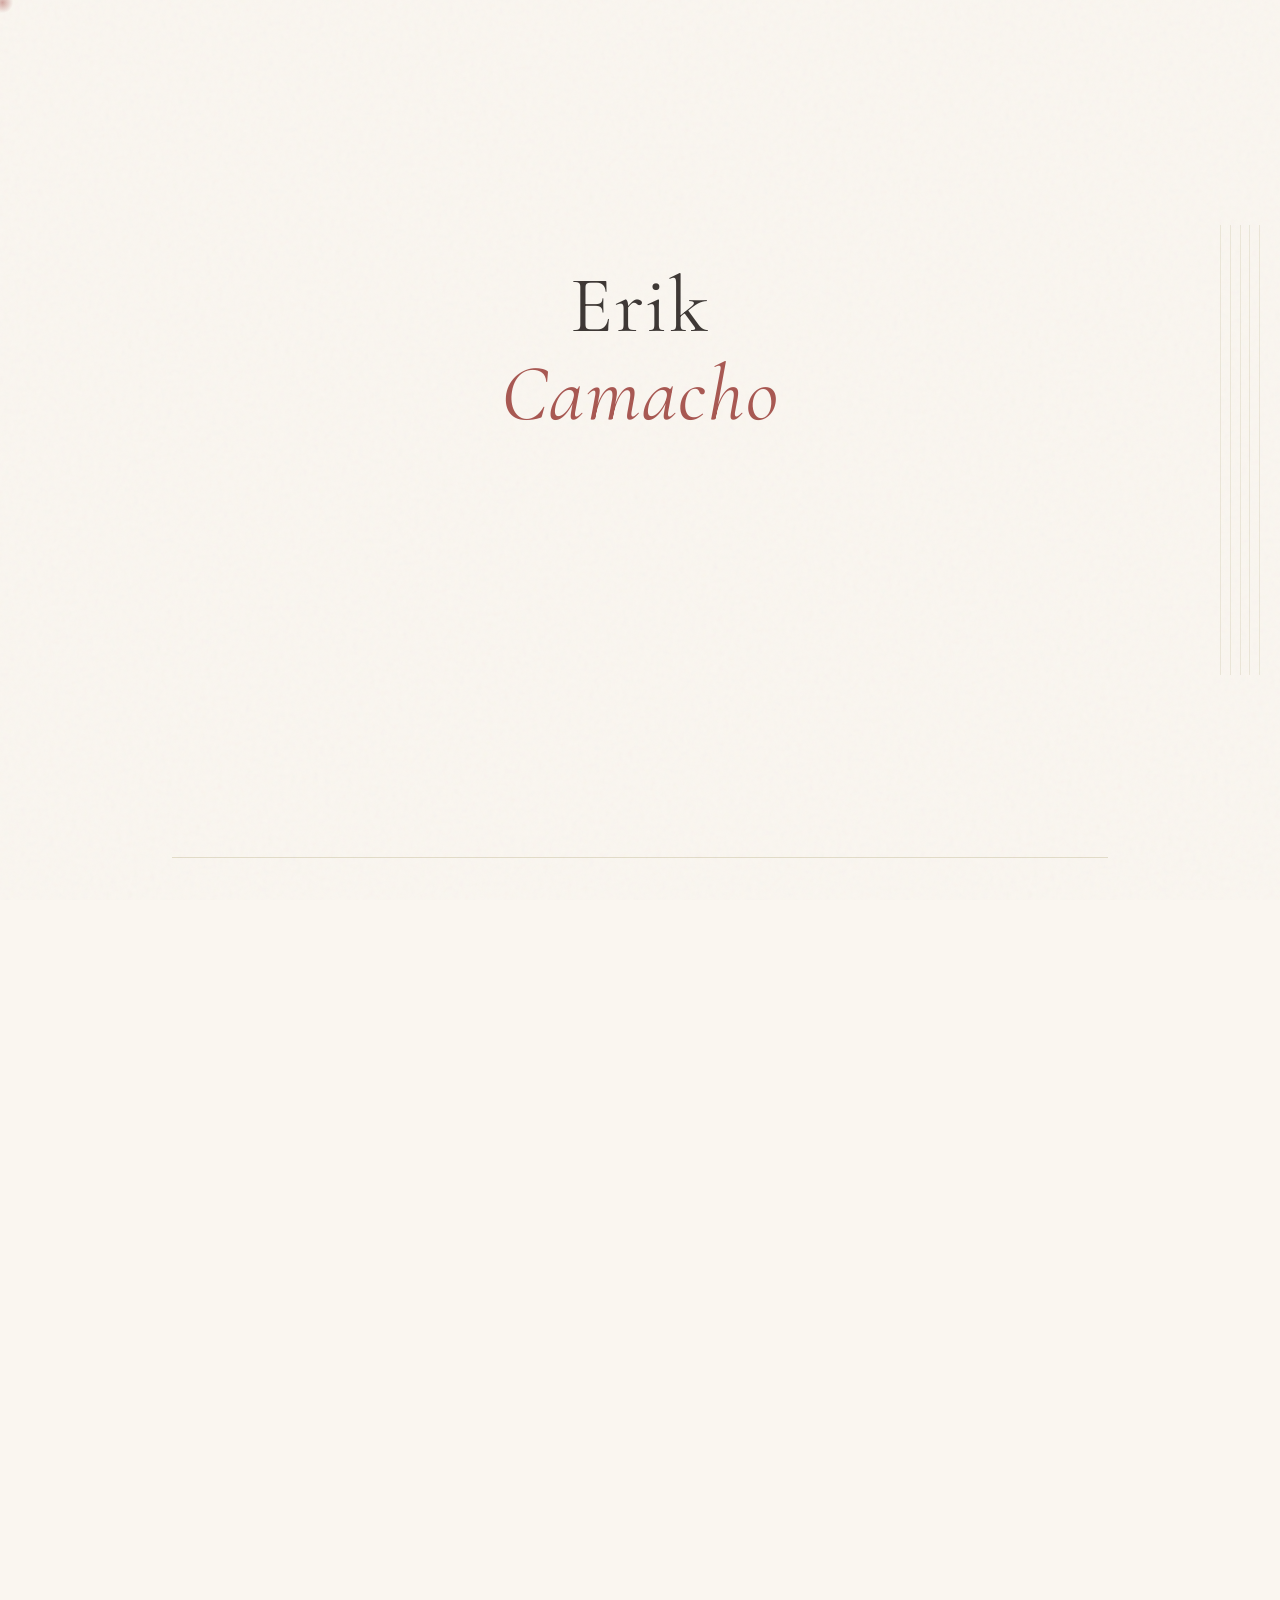
<file: index.html>
<!DOCTYPE html>
<html lang="en">
<head>
    <meta charset="UTF-8">
    <meta name="viewport" content="width=device-width, initial-scale=1.0">
    <title>Elegance & Code | Erik Camacho</title>
    <!-- Fonts -->
    <link rel="preconnect" href="https://fonts.googleapis.com">
    <link rel="preconnect" href="https://fonts.gstatic.com" crossorigin>
    <link href="https://fonts.googleapis.com/css2?family=Cormorant+Garamond:ital,wght@0,400;0,600;1,400&family=Lora:ital,wght@0,400;0,500;1,400&family=Great+Vibes&display=swap" rel="stylesheet">
    <link rel="stylesheet" href="style.css">
</head>
<body>
    <!-- Music Preloader -->
    <div id="music-preloader" class="music-preloader">
        <div class="staves">
            <div class="staff-line"></div>
            <div class="staff-line"></div>
            <div class="staff-line"></div>
            <div class="staff-line"></div>
            <div class="staff-line"></div>
        </div>
        <div class="notes-container">
            <span class="music-note" style="--delay: 0s; --y: -10px;">♪</span>
            <span class="music-note" style="--delay: 0.2s; --y: 10px;">♫</span>
            <span class="music-note" style="--delay: 0.4s; --y: -5px;">♩</span>
            <span class="music-note" style="--delay: 0.1s; --y: 15px;">♬</span>
            <span class="music-note" style="--delay: 0.5s; --y: -15px;">♭</span>
            <span class="music-note" style="--delay: 0.3s; --y: 5px;">♪</span>
        </div>
        <div class="preloader-text">Composing...</div>
    </div>

    <!-- Sparkles container -->
    <div id="sparkle-container"></div>
    
    <nav class="elegant-nav fade-in-up">
        <div class="nav-links">
            <a href="index.html">Home</a>
            <span class="separator">✧</span>
            <a href="projects.html">Works</a>
            <span class="separator">✧</span>
            <a href="resume.html">Resume</a>
        </div>
    </nav>

    <main>
        <section id="hero" class="hero-section">
            <div class="hero-content">
                <p class="pre-title fade-in-up" data-delay="1.2">a digital vignette</p>
                <h1 class="main-title music-morph-container">
                    <div class="morph-note">𝄞</div>
                    <div class="morph-text">
                        <span>E</span><span>r</span><span>i</span><span>k</span><br>
                        <em><span>C</span><span>a</span><span>m</span><span>a</span><span>c</span><span>h</span><span>o</span></em>
                    </div>
                </h1>
                <p class="hero-desc fade-in-up" data-delay="2.5">Crafting romantic, cinematic digital experiences that linger like a soft jazz melody.</p>
                <div class="hero-ornament fade-in-up" data-delay="3.0">
                    <div class="vinyl-record">
                        <div class="vinyl-center"></div>
                        <div class="vinyl-label">
                            <span>Op. 1</span>
                        </div>
                    </div>
                </div>
            </div>
        </section>

        <section id="about" class="about-section fade-in-up" data-delay="0.1">
            <div class="about-container">
                <div class="about-text-content">
                    <h2 class="section-title">The Prelude</h2>
                    <p class="drop-cap">W</p>
                    <p class="letter-text">elcome to my corner of the web. I am a Software Developer with a background in Computer Science from Arizona State University. I specialize in full-stack development, weaving together database architectures and secure communications with the care of a composer writing a symphony.</p>
                    <p class="letter-text">Currently, I am crafting safety-first user interfaces at Endless Moments LLC, and carefully curating systems for the ASU Office of New Student Experience. Like a carefully composed piece of music, every line of code I write is intentional, designed to evoke wonder and stillness.</p>
                    <div class="signature">With warmth, <br><span class="script-font">Erik</span></div>
                </div>
                <div class="about-visual">
                    <div class="polaroid">
                        <div class="polaroid-img"></div>
                        <div class="polaroid-caption">Autumn in Tempe</div>
                    </div>
                </div>
            </div>
        </section>

        <section id="projects" class="projects-section">
            <h2 class="section-title fade-in-up">Featured Compositions</h2>
            <div class="projects-grid">
                
                <article class="sheet-music-card fade-in-up" data-delay="0.1" onclick="window.location.href='projects.html'">
                    <div class="card-ornament"></div>
                    <div class="card-content">
                        <span class="track-number">No. 1</span>
                        <h3>RCSSF</h3>
                        <p>A political forecasting website utilizing calculated probabilities to run beautiful election simulations.</p>
                        <div class="tags">
                            <span>React.js</span> • <span>Data Analysis</span>
                        </div>
                    </div>
                </article>

                <article class="sheet-music-card fade-in-up" data-delay="0.2" onclick="window.location.href='projects.html'">
                    <div class="card-ornament"></div>
                    <div class="card-content">
                        <span class="track-number">No. 2</span>
                        <h3>Class Help System</h3>
                        <p>A secure, database-driven web app fostering communication, securely managing encrypted data.</p>
                        <div class="tags">
                            <span>SQL</span> • <span>Cryptography</span>
                        </div>
                    </div>
                </article>

                <article class="sheet-music-card fade-in-up" data-delay="0.3" onclick="window.location.href='projects.html'">
                    <div class="card-ornament"></div>
                    <div class="card-content">
                        <span class="track-number">No. 3</span>
                        <h3>Lyra Dating App</h3>
                        <p>A full-stack application designed to cultivate connections, featuring a warmly polished intuitive interface.</p>
                        <div class="tags">
                            <span>React</span> • <span>Swift</span> • <span>Python</span>
                        </div>
                    </div>
                </article>

                <article class="sheet-music-card fade-in-up" data-delay="0.4" onclick="window.location.href='projects.html'">
                    <div class="card-ornament"></div>
                    <div class="card-content">
                        <span class="track-number">No. 4</span>
                        <h3>GameRoulette</h3>
                        <p>An iOS application utilizing Steam APIs to prioritize the user's backlog and thoughtfully suggest their next adventure.</p>
                        <div class="tags">
                            <span>Swift</span> • <span>MVVM</span> • <span>MapKit</span>
                        </div>
                    </div>
                </article>

            </div>
            <div style="text-align: center; margin-top: 3rem;" class="fade-in-up">
                <a href="projects.html" class="submit-btn" style="text-decoration: none; display: inline-block;">View Full Discography</a>
            </div>
        </section>

        <section id="contact" class="contact-section fade-in-up">
            <div class="rsvp-card">
                <h2 class="rsvp-title">Drop a Note</h2>
                <p class="rsvp-subtitle">I would absolutely love to hear from you.</p>
                <form class="elegant-form" id="contact-form">
                    <div class="input-row">
                        <input type="text" name="name" placeholder="Your lovely name" required>
                    </div>
                    <div class="input-row">
                        <input type="email" name="email" placeholder="Your email address" required>
                    </div>
                    <div class="input-row">
                        <textarea name="message" placeholder="Pen your thoughts here..." rows="3" required></textarea>
                    </div>
                    <button type="submit" class="submit-btn">Send Letter</button>
                    <div class="form-feedback"></div>
                </form>
            </div>
        </section>
    </main>

    <footer class="elegant-footer fade-in-up">
        <p>✧ Made with love and a warm cup of coffee ✧</p>
        <p class="copyright">© 2026 Erik Camacho.</p>
    </footer>

    <script src="script.js"></script>
</body>
</html>
</file>
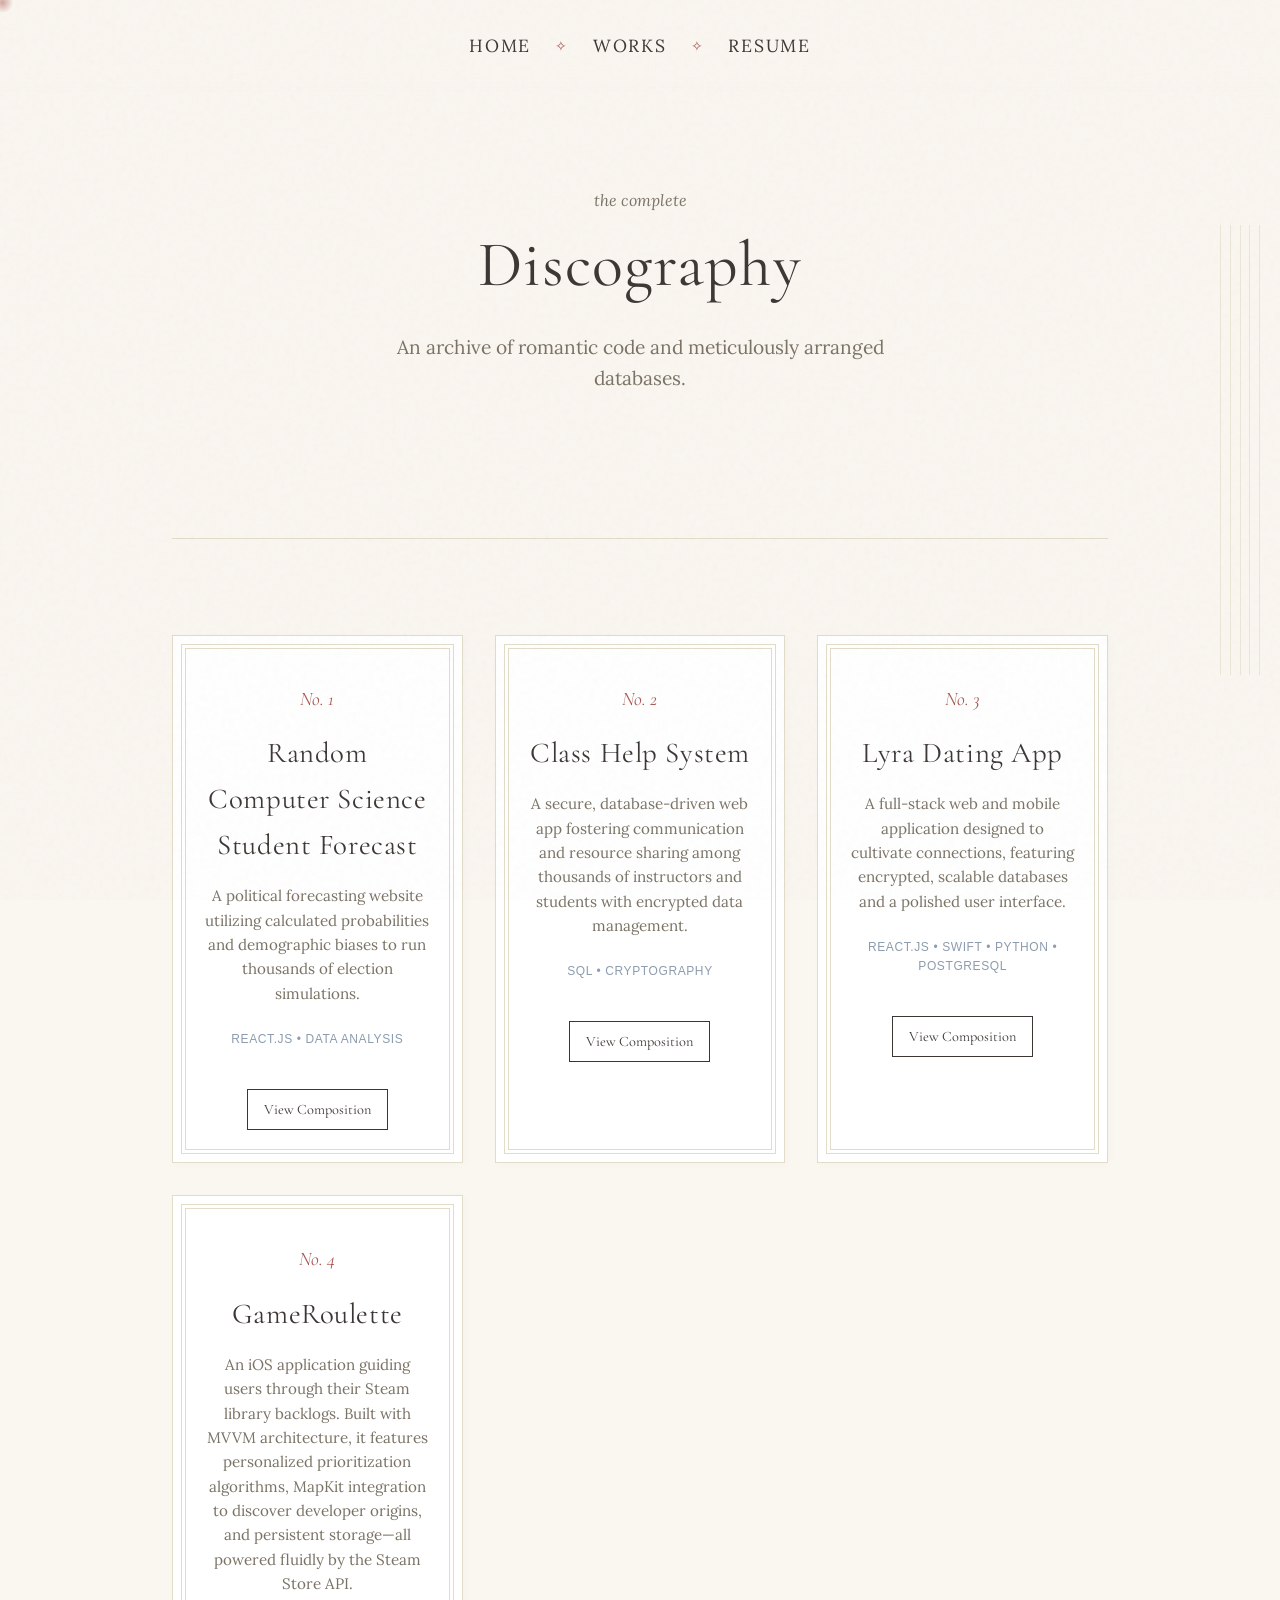
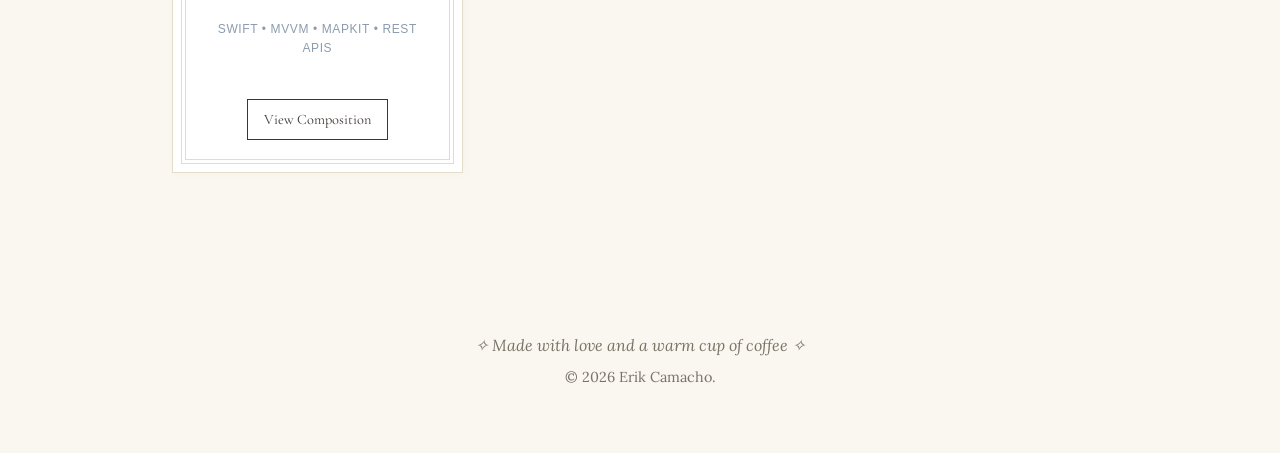
<file: projects.html>
<!DOCTYPE html>
<html lang="en">
<head>
    <meta charset="UTF-8">
    <meta name="viewport" content="width=device-width, initial-scale=1.0">
    <title>Works | Erik Camacho</title>
    <!-- Fonts -->
    <link rel="preconnect" href="https://fonts.googleapis.com">
    <link rel="preconnect" href="https://fonts.gstatic.com" crossorigin>
    <link href="https://fonts.googleapis.com/css2?family=Cormorant+Garamond:ital,wght@0,400;0,600;1,400&family=Lora:ital,wght@0,400;0,500;1,400&family=Great+Vibes&display=swap" rel="stylesheet">
    <link rel="stylesheet" href="style.css">
</head>
<body>
    <!-- Sparkles container -->
    <div id="sparkle-container"></div>
    
    <nav class="elegant-nav fade-in-up">
        <div class="nav-links">
            <a href="index.html">Home</a>
            <span class="separator">✧</span>
            <a href="projects.html">Works</a>
            <span class="separator">✧</span>
            <a href="resume.html">Resume</a>
        </div>
    </nav>

    <main>
        <section class="hero-section" style="min-height: 40vh;">
            <div class="hero-content fade-in-up" data-delay="0.1">
                <p class="pre-title">the complete</p>
                <h1 class="main-title" style="font-size: 4rem;">Discography</h1>
                <p class="hero-desc">An archive of romantic code and meticulously arranged databases.</p>
            </div>
        </section>

        <section id="projects-full" class="projects-section">
            <div class="projects-grid">
                
                <article class="sheet-music-card fade-in-up" data-delay="0.1">
                    <div class="card-ornament"></div>
                    <div class="card-content">
                        <span class="track-number">No. 1</span>
                        <h3>Random Computer Science Student Forecast</h3>
                        <p>A political forecasting website utilizing calculated probabilities and demographic biases to run thousands of election simulations.</p>
                        <div class="tags" style="margin-bottom: 1.5rem;">
                            <span>React.js</span> • <span>Data Analysis</span>
                        </div>
                        <a href="https://github.com/E-Camacho314/RCSSF" class="submit-btn" style="text-decoration: none; display: inline-block; font-size: 0.9rem; padding: 0.5rem 1rem;">View Composition</a>
                    </div>
                </article>

                <article class="sheet-music-card fade-in-up" data-delay="0.2">
                    <div class="card-ornament"></div>
                    <div class="card-content">
                        <span class="track-number">No. 2</span>
                        <h3>Class Help System</h3>
                        <p>A secure, database-driven web app fostering communication and resource sharing among thousands of instructors and students with encrypted data management.</p>
                        <div class="tags" style="margin-bottom: 1.5rem;">
                            <span>SQL</span> • <span>Cryptography</span>
                        </div>
                        <a href="https://github.com/E-Camacho314/CSE-360-Group-Project" class="submit-btn" style="text-decoration: none; display: inline-block; font-size: 0.9rem; padding: 0.5rem 1rem;">View Composition</a>
                    </div>
                </article>

                <article class="sheet-music-card fade-in-up" data-delay="0.3">
                    <div class="card-ornament"></div>
                    <div class="card-content">
                        <span class="track-number">No. 3</span>
                        <h3>Lyra Dating App</h3>
                        <p>A full-stack web and mobile application designed to cultivate connections, featuring encrypted, scalable databases and a polished user interface.</p>
                        <div class="tags" style="margin-bottom: 1.5rem;">
                            <span>React.js</span> • <span>Swift</span> • <span>Python</span> • <span>PostgreSQL</span>
                        </div>
                        <a href="https://lyra-dating-app.vercel.app" class="submit-btn" style="text-decoration: none; display: inline-block; font-size: 0.9rem; padding: 0.5rem 1rem;">View Composition</a>
                    </div>
                </article>

                <article class="sheet-music-card fade-in-up" data-delay="0.4">
                    <div class="card-ornament"></div>
                    <div class="card-content">
                        <span class="track-number">No. 4</span>
                        <h3>GameRoulette</h3>
                        <p>An iOS application guiding users through their Steam library backlogs. Built with MVVM architecture, it features personalized prioritization algorithms, MapKit integration to discover developer origins, and persistent storage—all powered fluidly by the Steam Store API.</p>
                        <div class="tags" style="margin-bottom: 1.5rem;">
                            <span>Swift</span> • <span>MVVM</span> • <span>MapKit</span> • <span>REST APIs</span>
                        </div>
                        <a href="https://github.com/E-Camacho314/GameRoulette" class="submit-btn" style="text-decoration: none; display: inline-block; font-size: 0.9rem; padding: 0.5rem 1rem;">View Composition</a>
                    </div>
                </article>

            </div>
        </section>
    </main>

    <footer class="elegant-footer fade-in-up">
        <p>✧ Made with love and a warm cup of coffee ✧</p>
        <p class="copyright">© 2026 Erik Camacho.</p>
    </footer>

    <script src="script.js"></script>
</body>
</html>
</file>
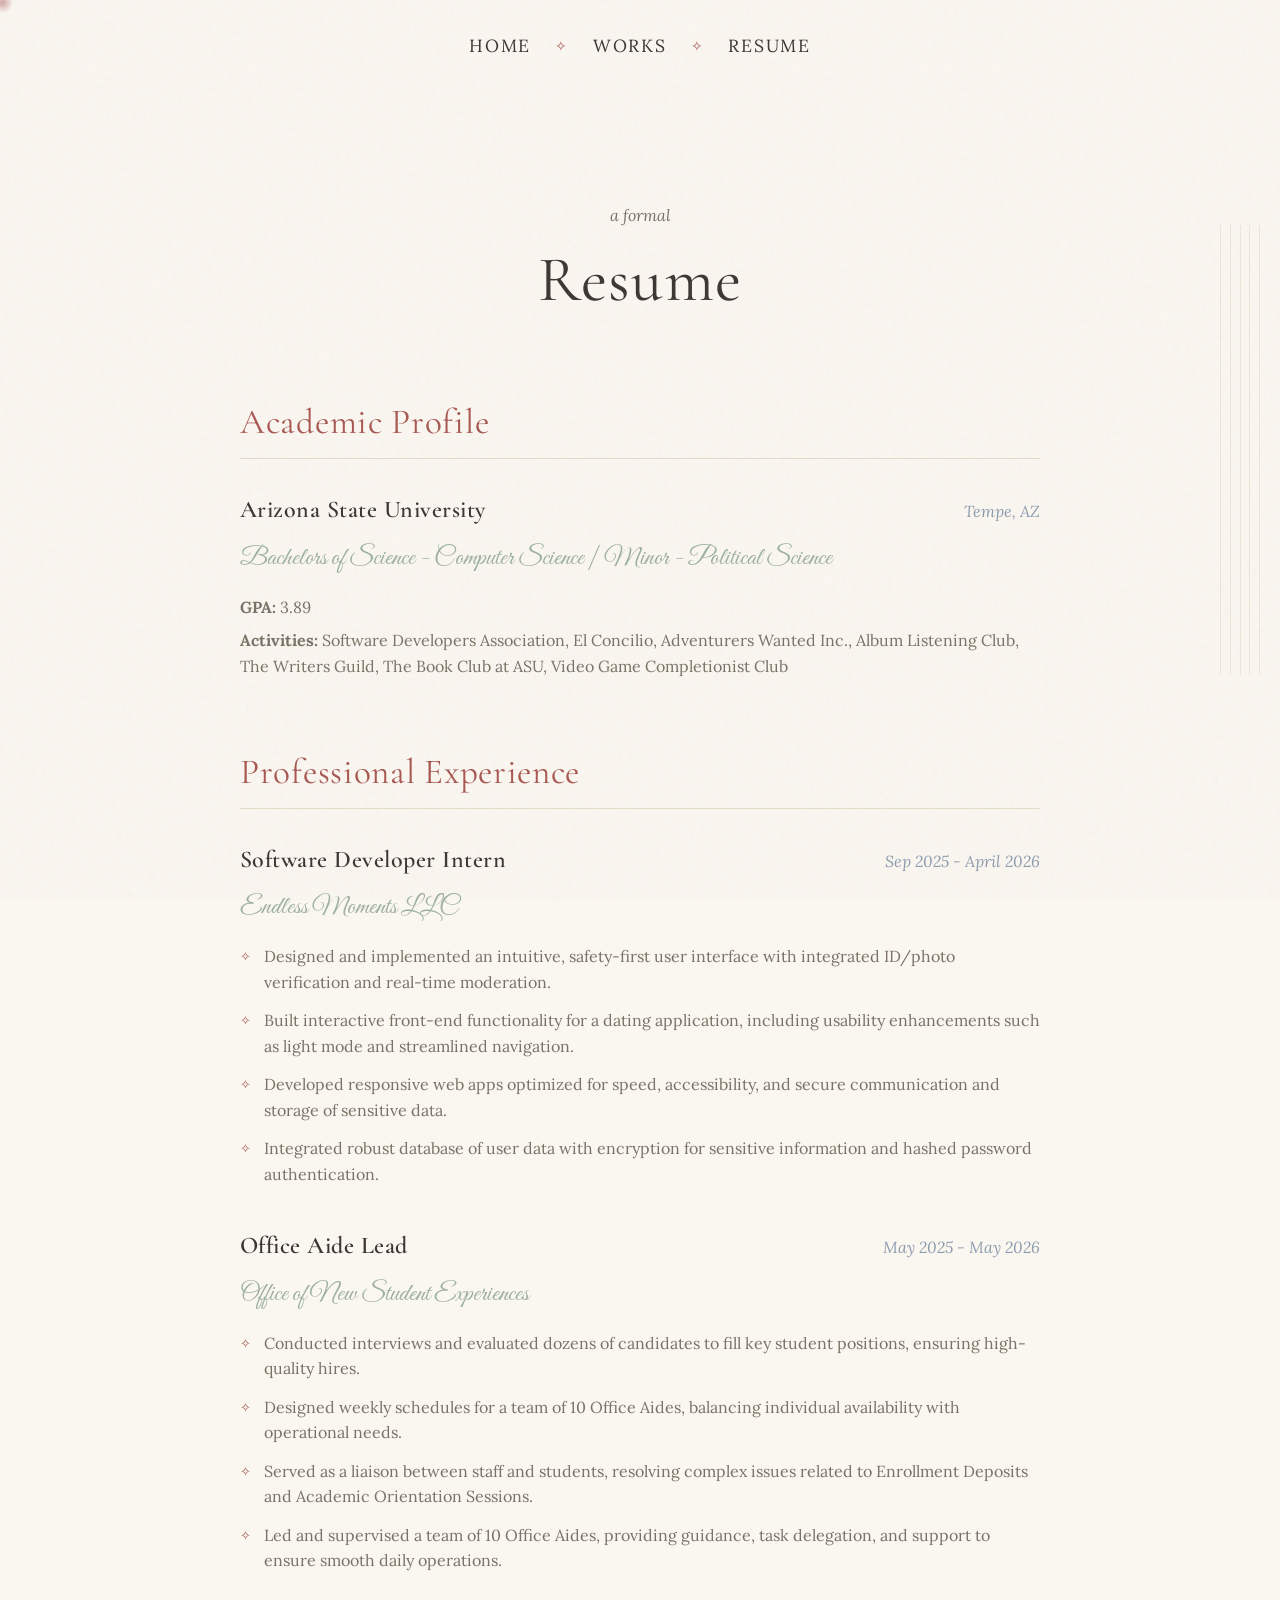
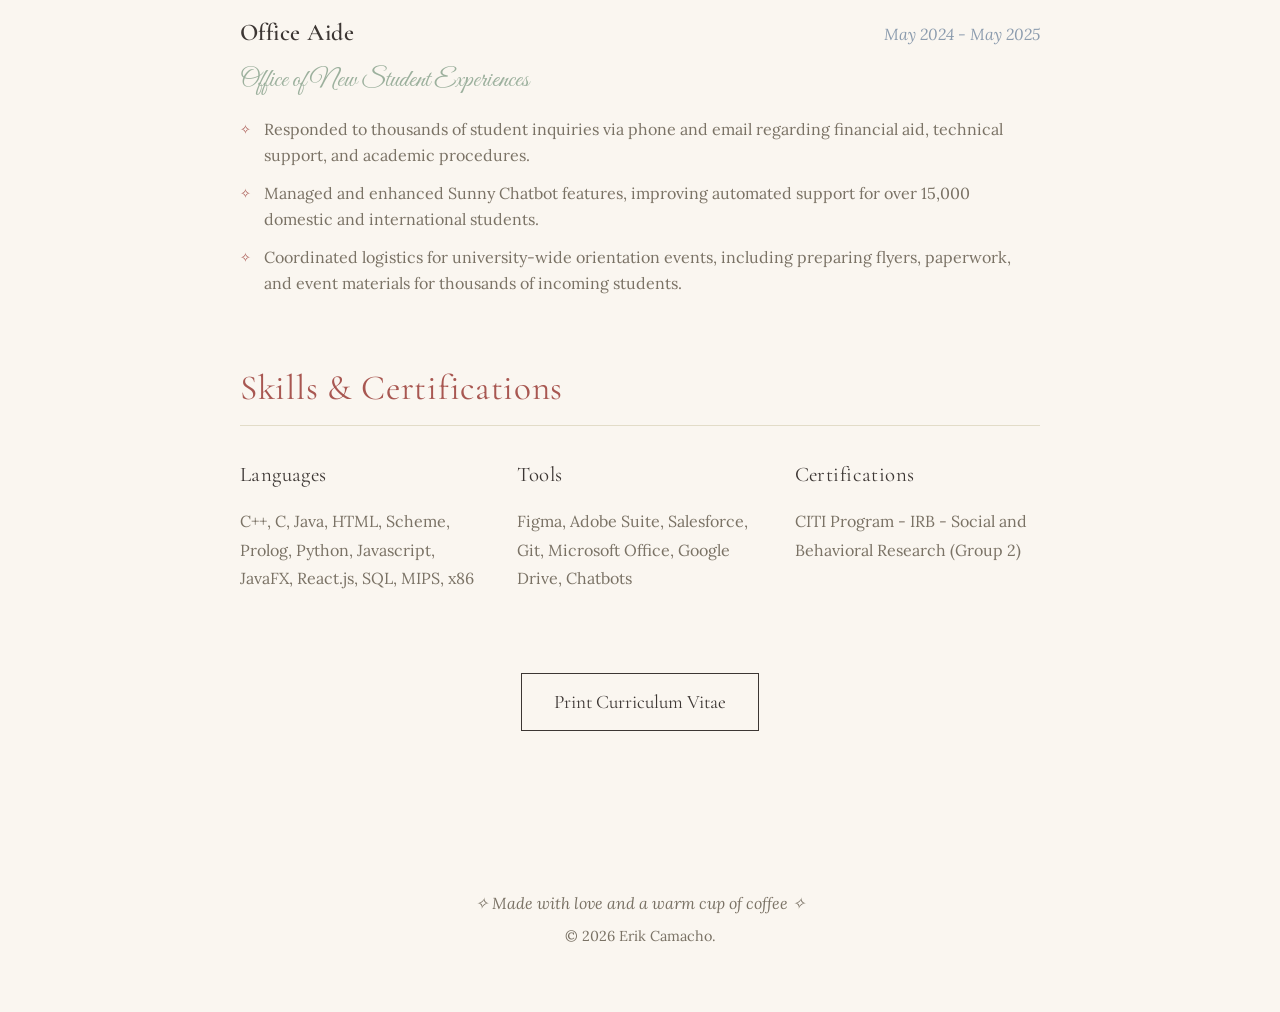
<file: resume.html>
<!DOCTYPE html>
<html lang="en">
<head>
    <meta charset="UTF-8">
    <meta name="viewport" content="width=device-width, initial-scale=1.0">
    <title>Resume | Erik Camacho</title>
    <!-- Fonts -->
    <link rel="preconnect" href="https://fonts.googleapis.com">
    <link rel="preconnect" href="https://fonts.gstatic.com" crossorigin>
    <link href="https://fonts.googleapis.com/css2?family=Cormorant+Garamond:ital,wght@0,400;0,600;1,400&family=Lora:ital,wght@0,400;0,500;1,400&family=Great+Vibes&display=swap" rel="stylesheet">
    <link rel="stylesheet" href="style.css">
</head>
<body>
    <!-- Sparkles container -->
    <div id="sparkle-container"></div>
    
    <nav class="elegant-nav fade-in-up">
        <div class="nav-links">
            <a href="index.html">Home</a>
            <span class="separator">✧</span>
            <a href="projects.html">Works</a>
            <span class="separator">✧</span>
            <a href="resume.html">Resume</a>
        </div>
    </nav>

    <main>
        <section class="hero-section" style="min-height: 30vh; border-bottom: none; padding-bottom: 2rem;">
            <div class="hero-content fade-in-up" data-delay="0.1">
                <p class="pre-title">a formal</p>
                <h1 class="main-title" style="font-size: 4rem; margin-bottom: 0;">Resume</h1>
            </div>
        </section>

        <section class="cv-section fade-in-up" data-delay="0.2">
            <div class="cv-container">
                
                <div class="cv-category">
                    <h2 class="cv-category-title">Academic Profile</h2>
                    
                    <div class="cv-item">
                        <div class="cv-header">
                            <h3 class="cv-title">Arizona State University</h3>
                            <span class="cv-dates">Tempe, AZ</span>
                        </div>
                        <div class="cv-subtitle">Bachelors of Science - Computer Science | Minor - Political Science</div>
                        <p style="margin-bottom: 0.5rem; color: var(--text-muted);"><strong>GPA:</strong> 3.89</p>
                        <p style="color: var(--text-muted);"><strong>Activities:</strong> Software Developers Association, El Concilio, Adventurers Wanted Inc., Album Listening Club, The Writers Guild, The Book Club at ASU, Video Game Completionist Club</p>
                    </div>
                </div>

                <div class="cv-category">
                    <h2 class="cv-category-title">Professional Experience</h2>

                    <div class="cv-item">
                        <div class="cv-header">
                            <h3 class="cv-title">Software Developer Intern</h3>
                            <span class="cv-dates">Sep 2025 - April 2026</span>
                        </div>
                        <div class="cv-subtitle">Endless Moments LLC</div>
                        <ul class="cv-list">
                            <li>Designed and implemented an intuitive, safety-first user interface with integrated ID/photo verification and real-time moderation.</li>
                            <li>Built interactive front-end functionality for a dating application, including usability enhancements such as light mode and streamlined navigation.</li>
                            <li>Developed responsive web apps optimized for speed, accessibility, and secure communication and storage of sensitive data.</li>
                            <li>Integrated robust database of user data with encryption for sensitive information and hashed password authentication.</li>
                        </ul>
                    </div>

                    <div class="cv-item">
                        <div class="cv-header">
                            <h3 class="cv-title">Office Aide Lead</h3>
                            <span class="cv-dates">May 2025 - May 2026</span>
                        </div>
                        <div class="cv-subtitle">Office of New Student Experiences</div>
                        <ul class="cv-list">
                            <li>Conducted interviews and evaluated dozens of candidates to fill key student positions, ensuring high-quality hires.</li>
                            <li>Designed weekly schedules for a team of 10 Office Aides, balancing individual availability with operational needs.</li>
                            <li>Served as a liaison between staff and students, resolving complex issues related to Enrollment Deposits and Academic Orientation Sessions.</li>
                            <li>Led and supervised a team of 10 Office Aides, providing guidance, task delegation, and support to ensure smooth daily operations.</li>
                        </ul>
                    </div>

                    <div class="cv-item">
                        <div class="cv-header">
                            <h3 class="cv-title">Office Aide</h3>
                            <span class="cv-dates">May 2024 - May 2025</span>
                        </div>
                        <div class="cv-subtitle">Office of New Student Experiences</div>
                        <ul class="cv-list">
                            <li>Responded to thousands of student inquiries via phone and email regarding financial aid, technical support, and academic procedures.</li>
                            <li>Managed and enhanced Sunny Chatbot features, improving automated support for over 15,000 domestic and international students.</li>
                            <li>Coordinated logistics for university-wide orientation events, including preparing flyers, paperwork, and event materials for thousands of incoming students.</li>
                        </ul>
                    </div>
                </div>

                <div class="cv-category">
                    <h2 class="cv-category-title">Skills & Certifications</h2>
                    <div class="skills-wrapper">
                        <div class="skill-group">
                            <h3>Languages</h3>
                            <p>C++, C, Java, HTML, Scheme, Prolog, Python, Javascript, JavaFX, React.js, SQL, MIPS, x86</p>
                        </div>
                        <div class="skill-group">
                            <h3>Tools</h3>
                            <p>Figma, Adobe Suite, Salesforce, Git, Microsoft Office, Google Drive, Chatbots</p>
                        </div>
                        <div class="skill-group">
                            <h3>Certifications</h3>
                            <p>CITI Program - IRB - Social and Behavioral Research (Group 2)</p>
                        </div>
                    </div>
                </div>

                <div style="text-align: center; margin-top: 4rem;">
                    <button class="submit-btn" onclick="window.print(); return false;">Print Curriculum Vitae</button>
                </div>
            </div>
        </section>

    </main>

    <footer class="elegant-footer fade-in-up">
        <p>✧ Made with love and a warm cup of coffee ✧</p>
        <p class="copyright">© 2026 Erik Camacho.</p>
    </footer>

    <script src="script.js"></script>
</body>
</html>
</file>
<file: style.css>
:root {
    --bg-color: #FAF6F0; /* Soft cream */
    --text-main: #3C3633; /* Deep soft charcoal */
    --text-muted: #7A7265;
    --accent-red: #A85751; /* Dusty rose / velvet red */
    --accent-blue: #8C9CAE; /* Powder blue */
    --accent-green: #9CB09D; /* Sage green */
    --border-color: #E2DCC8; /* Soft brass/gold tint */
    --font-heading: 'Cormorant Garamond', serif;
    --font-body: 'Lora', serif;
    --font-script: 'Great Vibes', cursive;
}

* {
    box-sizing: border-box;
    margin: 0;
    padding: 0;
}

body {
    background-color: var(--bg-color);
    color: var(--text-main);
    font-family: var(--font-body);
    line-height: 1.6;
    overflow-x: hidden;
    position: relative;
}

/* Subtle grain overlay for vintage film look */
body::before {
    content: "";
    position: fixed;
    top: 0; left: 0; width: 100vw; height: 100vh;
    background-image: url("data:image/svg+xml,%3Csvg viewBox='0 0 200 200' xmlns='http://www.w3.org/2000/svg'%3E%3Cfilter id='noiseFilter'%3E%3CfeTurbulence type='fractalNoise' baseFrequency='0.8' numOctaves='3' stitchTiles='stitch'/%3E%3C/filter%3E%3Crect width='100%25' height='100%25' filter='url(%23noiseFilter)'/%3E%3C/svg%3E");
    opacity: 0.04;
    pointer-events: none;
    z-index: 1000;
}

/* Typography */
h1, h2, h3, h4 {
    font-family: var(--font-heading);
    font-weight: 400;
    letter-spacing: 0.02em;
}

em {
    font-style: italic;
    color: var(--accent-red);
}

a {
    color: var(--text-main);
    text-decoration: none;
    transition: color 0.3s ease;
}
a:hover {
    color: var(--accent-red);
}

.script-font {
    font-family: var(--font-script);
    font-size: 1.5em;
    color: var(--accent-blue);
}

/* Navigation */
.elegant-nav {
    padding: 2rem 0;
    text-align: center;
    position: sticky;
    top: 0;
    z-index: 100;
    background: linear-gradient(to bottom, var(--bg-color) 70%, transparent);
}

.nav-links {
    display: inline-flex;
    align-items: center;
    gap: 1.5rem;
    font-size: 1.1rem;
    letter-spacing: 0.1em;
    text-transform: uppercase;
}

.separator {
    color: var(--accent-red);
    font-size: 0.9rem;
    animation: twinkle 3s infinite alternate;
}

/* Base Sections */
main {
    max-width: 1000px;
    margin: 0 auto;
    padding: 0 2rem;
}

section {
    padding: 6rem 0;
    border-bottom: 1px solid var(--border-color);
}
section:last-child {
    border-bottom: none;
}
.section-title {
    font-size: 3rem;
    text-align: center;
    margin-bottom: 3rem;
    position: relative;
    color: var(--text-main);
}
.section-title::after {
    content: "✧";
    display: block;
    font-size: 1rem;
    color: var(--accent-red);
    margin-top: 0.5rem;
}

/* Hero Section */
.hero-section {
    text-align: center;
    min-height: 80vh;
    display: flex;
    flex-direction: column;
    justify-content: center;
    align-items: center;
}

.pre-title {
    font-style: italic;
    color: var(--text-muted);
    margin-bottom: 1rem;
}

.main-title {
    font-size: 5rem;
    line-height: 1.1;
    margin-bottom: 2rem;
}

.hero-desc {
    max-width: 500px;
    margin: 0 auto 3rem;
    font-size: 1.2rem;
    color: var(--text-muted);
}

/* Vinyl Record Ornament */
.vinyl-record {
    width: 150px;
    height: 150px;
    background: #1a1a1a;
    border-radius: 50%;
    margin: 0 auto;
    position: relative;
    box-shadow: 0 10px 30px rgba(0,0,0,0.1), inset 0 0 10px rgba(255,255,255,0.2);
    display: flex;
    justify-content: center;
    align-items: center;
    border: 2px solid #333;
    animation: spin 10s linear infinite;
    cursor: pointer;
    transition: transform 0.3s ease;
}
.vinyl-record:hover {
    transform: scale(1.05);
}
.vinyl-record::before {
    content: "";
    position: absolute;
    width: 90%; height: 90%;
    border-radius: 50%;
    border: 1px solid rgba(255,255,255,0.1);
    box-shadow: inset 0 0 20px rgba(255,255,255,0.05);
}
.vinyl-label {
    width: 60px;
    height: 60px;
    background: var(--accent-red);
    border-radius: 50%;
    position: relative;
    display: flex;
    justify-content: center;
    align-items: center;
    color: var(--bg-color);
    font-family: var(--font-heading);
    font-size: 0.8rem;
    letter-spacing: 0.05em;
}
.vinyl-center {
    width: 12px;
    height: 12px;
    background: var(--bg-color);
    border-radius: 50%;
    position: absolute;
    z-index: 2;
}

@keyframes spin {
    to { transform: rotate(360deg); }
}

/* About Section */
.about-container {
    display: flex;
    gap: 4rem;
    align-items: center;
}
.drop-cap {
    float: left;
    font-size: 5rem;
    line-height: 0.8;
    padding-right: 0.5rem;
    padding-top: 0.5rem;
    font-family: var(--font-heading);
    color: var(--accent-blue);
}
.letter-text {
    margin-bottom: 1.5rem;
    font-size: 1.1rem;
    text-align: justify;
}
.signature {
    margin-top: 2rem;
    text-align: right;
    font-size: 1.1rem;
}
.about-visual {
    flex: 1;
    display: flex;
    justify-content: center;
}
.polaroid {
    background: #fff;
    padding: 1rem 1rem 3rem 1rem;
    box-shadow: 0 15px 40px rgba(0,0,0,0.08);
    transform: rotate(3deg);
    transition: transform 0.4s ease, box-shadow 0.4s ease;
}
.polaroid:hover {
    transform: rotate(0deg) scale(1.02);
    box-shadow: 0 20px 50px rgba(0,0,0,0.12);
}
.polaroid-img {
    width: 250px;
    height: 250px;
    background: linear-gradient(135deg, var(--accent-blue), var(--accent-green));
    border: 1px solid #efefef;
    position: relative;
    overflow: hidden;
}
.polaroid-img::before {
    content: "";
    position: absolute;
    top: 0; left: 0; width: 100%; height: 100%;
    background: rgba(255,255,255,0.1);
    backdrop-filter: blur(2px);
}
.polaroid-caption {
    font-family: var(--font-script);
    font-size: 1.5rem;
    text-align: center;
    margin-top: 1rem;
    color: var(--text-muted);
}

/* Projects Section (Sheet Music Style) */
.projects-grid {
    display: grid;
    grid-template-columns: repeat(auto-fit, minmax(280px, 1fr));
    gap: 2rem;
}
.sheet-music-card {
    background: #fff;
    border: 1px solid var(--border-color);
    padding: 3rem 2rem 2rem 2rem;
    position: relative;
    box-shadow: 2px 2px 10px rgba(0,0,0,0.02);
    transition: transform 0.4s ease, border-color 0.4s ease;
    cursor: pointer;
}
/* Multiple border effect for sheet music cover */
.sheet-music-card::before,
.sheet-music-card::after {
    content: "";
    position: absolute;
    border: 1px solid var(--border-color);
    pointer-events: none;
}
.sheet-music-card::before {
    top: 8px; left: 8px; right: 8px; bottom: 8px;
}
.sheet-music-card::after {
    top: 12px; left: 12px; right: 12px; bottom: 12px;
}
.sheet-music-card:hover {
    transform: translateY(-5px);
    border-color: var(--accent-red);
}
.sheet-music-card:hover::before,
.sheet-music-card:hover::after {
    border-color: var(--accent-red);
    opacity: 0.5;
}
.card-content {
    text-align: center;
    position: relative;
    z-index: 2;
}
.track-number {
    font-family: var(--font-heading);
    color: var(--accent-red);
    font-style: italic;
    font-size: 1.2rem;
    display: block;
    margin-bottom: 1rem;
}
.sheet-music-card h3 {
    font-size: 1.8rem;
    margin-bottom: 1rem;
}
.sheet-music-card p {
    font-size: 0.95rem;
    color: var(--text-muted);
    margin-bottom: 1.5rem;
}
.tags {
    font-family: sans-serif;
    font-size: 0.75rem;
    letter-spacing: 0.05em;
    color: var(--accent-blue);
    text-transform: uppercase;
}

/* Contact Section (RSVP Card) */
.contact-section {
    display: flex;
    justify-content: center;
}
.rsvp-card {
    background: #fff;
    padding: 4rem 3rem;
    max-width: 500px;
    width: 100%;
    text-align: center;
    border: 1px solid var(--border-color);
    box-shadow: 0 10px 30px rgba(0,0,0,0.05);
    position: relative;
}
.rsvp-title {
    font-size: 2.5rem;
    margin-bottom: 0.5rem;
    color: var(--text-main);
}
.rsvp-subtitle {
    font-style: italic;
    color: var(--text-muted);
    margin-bottom: 2rem;
}
.elegant-form {
    display: flex;
    flex-direction: column;
    gap: 1.5rem;
}
.input-row input, .input-row textarea {
    width: 100%;
    background: transparent;
    border: none;
    border-bottom: 1px solid var(--border-color);
    padding: 0.8rem 0;
    font-family: var(--font-body);
    font-size: 1rem;
    color: var(--text-main);
    transition: border-color 0.3s ease;
}
.input-row input:focus, .input-row textarea:focus {
    outline: none;
    border-color: var(--accent-red);
}
.submit-btn {
    background: transparent;
    border: 1px solid var(--text-main);
    padding: 1rem 2rem;
    font-family: var(--font-heading);
    font-size: 1.2rem;
    color: var(--text-main);
    cursor: pointer;
    transition: all 0.3s ease;
    margin-top: 1rem;
}
.submit-btn:hover {
    background: var(--text-main);
    color: var(--bg-color);
}
.form-feedback {
    margin-top: 1rem;
    font-style: italic;
    color: var(--accent-green);
    min-height: 1.5em;
}

/* Footer */
.elegant-footer {
    text-align: center;
    padding: 4rem 0;
    font-style: italic;
    color: var(--text-muted);
}
.copyright {
    margin-top: 0.5rem;
    font-size: 0.9rem;
    font-style: normal;
}

/* Animations & Interactions */
.fade-in-up {
    opacity: 0;
    transform: translateY(20px);
    transition: opacity 1s cubic-bezier(0.2, 0.8, 0.2, 1), 
                transform 1s cubic-bezier(0.2, 0.8, 0.2, 1);
}
.fade-in-up.visible {
    opacity: 1;
    transform: translateY(0);
}

@keyframes twinkle {
    0% { opacity: 0.4; transform: scale(0.9); }
    100% { opacity: 1; transform: scale(1.1); }
}

/* Sparkles (JS generated) */
.sparkle {
    position: fixed;
    border-radius: 50%;
    pointer-events: none;
    opacity: 0;
    animation: drift 10s linear forwards;
    z-index: 10;
}
@keyframes drift {
    0% { transform: translateY(100vh) scale(0); opacity: 0; }
    20% { opacity: 0.5; }
    80% { opacity: 0.5; }
    100% { transform: translateY(-20vh) scale(1); opacity: 0; }
}

/* Curriculum Vitae / Resume */
.cv-section {
    padding: 2rem 0 6rem 0;
}
.cv-container {
    max-width: 800px;
    margin: 0 auto;
}
.cv-category {
    margin-bottom: 4rem;
}
.cv-category-title {
    font-size: 2.2rem;
    color: var(--accent-red);
    border-bottom: 1px solid var(--border-color);
    padding-bottom: 0.5rem;
    margin-bottom: 2rem;
    text-align: left;
    font-family: var(--font-heading);
}
.cv-item {
    margin-bottom: 2.5rem;
}
.cv-header {
    display: flex;
    justify-content: space-between;
    align-items: baseline;
    margin-bottom: 0.5rem;
}
.cv-title {
    font-size: 1.5rem;
    color: var(--text-main);
    font-weight: 600;
    font-family: var(--font-heading);
}
.cv-dates {
    font-style: italic;
    color: var(--accent-blue);
    font-family: var(--font-body);
}
.cv-subtitle {
    font-family: var(--font-script);
    font-size: 1.6rem;
    color: var(--accent-green);
    margin-bottom: 1rem;
}
.cv-list {
    list-style: none;
    padding-left: 1.5rem;
}
.cv-list li {
    position: relative;
    margin-bottom: 0.8rem;
    color: var(--text-muted);
}
.cv-list li::before {
    content: "✧";
    position: absolute;
    left: -1.5rem;
    color: var(--accent-red);
    font-size: 0.8rem;
    top: 0.2rem;
}
.skills-wrapper {
    display: grid;
    grid-template-columns: repeat(auto-fit, minmax(200px, 1fr));
    gap: 2rem;
}
.skill-group h3 {
    font-size: 1.3rem;
    margin-bottom: 1rem;
    color: var(--text-main);
}
.skill-group p {
    color: var(--text-muted);
    line-height: 1.8;
}

/* Music Preloader */
.music-preloader {
    position: fixed;
    top: 0; left: 0;
    width: 100vw; height: 100vh;
    background-color: var(--bg-color);
    z-index: 9999;
    display: flex;
    flex-direction: column;
    justify-content: center;
    align-items: center;
    transition: transform 1.2s cubic-bezier(0.77, 0, 0.175, 1), opacity 1.2s ease;
    overflow: hidden;
}

body.loaded .music-preloader {
    transform: translateY(100%);
    opacity: 0;
    pointer-events: none;
}

.staves {
    position: absolute;
    width: 150%;
    height: 120px;
    display: flex;
    flex-direction: column;
    justify-content: space-between;
    opacity: 0.15;
    animation: pan-staves 20s linear infinite;
}

.staff-line {
    width: 100%;
    height: 1px;
    background-color: var(--text-main);
}

@keyframes pan-staves {
    from { transform: translateX(0); }
    to { transform: translateX(-10%); }
}

.notes-container {
    position: absolute;
    display: flex;
    gap: 3rem;
    font-size: 4rem;
    color: var(--text-main);
    z-index: 2;
}

.music-note {
    opacity: 0;
    transform: translateY(var(--y));
    animation: float-note 1.5s ease-in-out infinite alternate;
    animation-delay: var(--delay);
}

@keyframes float-note {
    0% { transform: translateY(calc(var(--y) + 20px)); opacity: 0; }
    50% { opacity: 1; }
    100% { transform: translateY(calc(var(--y) - 20px)); opacity: 0; }
}

.preloader-text {
    position: absolute;
    bottom: 20%;
    font-family: var(--font-script);
    font-size: 2.5rem;
    color: var(--accent-red);
    animation: pulse 2s infinite;
}

@keyframes pulse {
    0%, 100% { opacity: 0.4; }
    50% { opacity: 1; }
}

/* Morph Animation */
.music-morph-container {
    position: relative;
    display: inline-block;
    padding: 2rem 0;
}

.morph-note {
    position: absolute;
    top: 50%; left: 50%;
    transform: translate(-50%, -50%);
    font-size: 8rem;
    color: var(--accent-red);
    opacity: 0;
    pointer-events: none;
}

body.loaded .morph-note {
    animation: noteMorph 2s cubic-bezier(0.2, 0.8, 0.2, 1) forwards;
    animation-delay: 0.2s;
}

.morph-text span {
    display: inline-block;
    opacity: 0;
    transform: translateY(20px);
}

body.loaded .morph-text span {
    animation: textLetterMorph 0.8s cubic-bezier(0.2, 0.8, 0.2, 1) forwards;
}

body.loaded .morph-text span:nth-child(1) { animation-delay: 1.8s; }
body.loaded .morph-text span:nth-child(2) { animation-delay: 1.9s; }
body.loaded .morph-text span:nth-child(3) { animation-delay: 2.0s; }
body.loaded .morph-text span:nth-child(4) { animation-delay: 2.1s; }
body.loaded .morph-text em span:nth-child(1) { animation-delay: 2.2s; }
body.loaded .morph-text em span:nth-child(2) { animation-delay: 2.3s; }
body.loaded .morph-text em span:nth-child(3) { animation-delay: 2.4s; }
body.loaded .morph-text em span:nth-child(4) { animation-delay: 2.5s; }
body.loaded .morph-text em span:nth-child(5) { animation-delay: 2.6s; }
body.loaded .morph-text em span:nth-child(6) { animation-delay: 2.7s; }
body.loaded .morph-text em span:nth-child(7) { animation-delay: 2.8s; }

@keyframes noteMorph {
    0% { transform: translate(-50%, -50%) scale(0) rotate(-20deg); opacity: 0; filter: blur(5px); }
    20% { transform: translate(-50%, -50%) scale(1) rotate(0deg); opacity: 1; filter: blur(0px); }
    70% { transform: translate(-50%, -50%) scale(1) rotate(0deg); opacity: 1; filter: blur(0px); }
    100% { transform: translate(-50%, -50%) scale(3) rotate(20deg); opacity: 0; filter: blur(10px); }
}

@keyframes textLetterMorph {
    0% { opacity: 0; transform: translateY(20px) scale(0.9); filter: blur(5px); }
    100% { opacity: 1; transform: translateY(0) scale(1); filter: blur(0px); }
}

/* Custom Soft Glow Cursor */
body, a, button, input, textarea {
    cursor: none;
}
.custom-cursor {
    position: fixed;
    top: -10px; left: -10px;
    width: 25px; height: 25px;
    background: radial-gradient(circle, rgba(168,87,81,0.5) 0%, transparent 60%);
    border-radius: 50%;
    pointer-events: none;
    z-index: 10000;
    transition: transform 0.1s ease-out;
}

/* Vinyl Notes */
.vinyl-note {
    position: absolute;
    top: 50%; left: 50%;
    font-size: 1.5rem;
    color: var(--accent-blue);
    pointer-events: none;
    animation: vinyl-float 4s ease-out forwards;
    z-index: 5;
    text-shadow: 0 0 5px rgba(255,255,255,0.5);
}

@keyframes vinyl-float {
    0% { transform: translate(-50%, -50%) scale(0.5); opacity: 0; }
    20% { opacity: 0.8; }
    100% { transform: translate(calc(-50% + var(--tx)), calc(-50% + var(--ty))) scale(1.2) rotate(45deg); opacity: 0; }
}

/* Cursor Trail Notes */
.cursor-trail-note {
    position: fixed;
    pointer-events: none;
    color: var(--accent-blue);
    font-size: 1.2rem;
    z-index: 9999;
    opacity: 0.6;
    transform: translate(-50%, -50%) scale(1) rotate(0deg);
    transition: opacity 1s ease-out, transform 1s ease-out;
}

/* Scroll Staff Indicator */
.scroll-staff {
    position: fixed;
    right: 20px;
    top: 25%;
    height: 50%;
    width: 40px;
    z-index: 100;
    pointer-events: none;
    display: flex;
    flex-direction: row;
    justify-content: space-between;
    opacity: 0.6;
}
.staff-line-vert {
    width: 1px;
    height: 100%;
    background-color: var(--border-color);
}
.scroll-note {
    position: absolute;
    left: 50%;
    transform: translateX(-50%) scale(1.2);
    font-size: 1.5rem;
    color: var(--accent-red);
    opacity: 0;
    transition: opacity 0.3s ease, margin-left 0.3s ease;
    text-shadow: 0 0 5px rgba(255,255,255,0.5);
}

/* Background Coquette Symbols */
.bg-coquette-element {
    position: absolute;
    font-size: 2.5rem;
    opacity: 0;
    pointer-events: none;
    z-index: 0; /* Float softly behind text but over page background */
    animation: coquetteDrift 12s cubic-bezier(0.4, 0, 0.2, 1) forwards;
    filter: blur(2px) sepia(0.5); 
}

@keyframes coquetteDrift {
    0% { opacity: 0; transform: scale(var(--s)) translate(0, 0) rotate(0deg); }
    30% { opacity: 0.15; filter: blur(1px) sepia(0.3); }
    50% { opacity: 0.2; filter: blur(1px) sepia(0.2); }
    80% { opacity: 0.15; filter: blur(2px) sepia(0.5); }
    100% { opacity: 0; transform: scale(var(--s)) translate(var(--dx), var(--dy)) rotate(var(--rot)); }
}

/* Responsive */
@media (max-width: 768px) {
    .main-title { font-size: 3.5rem; }
    .about-container { flex-direction: column; }
    .nav-links { gap: 1rem; }
    .cv-header { flex-direction: column; align-items: flex-start; }
}
</file>
